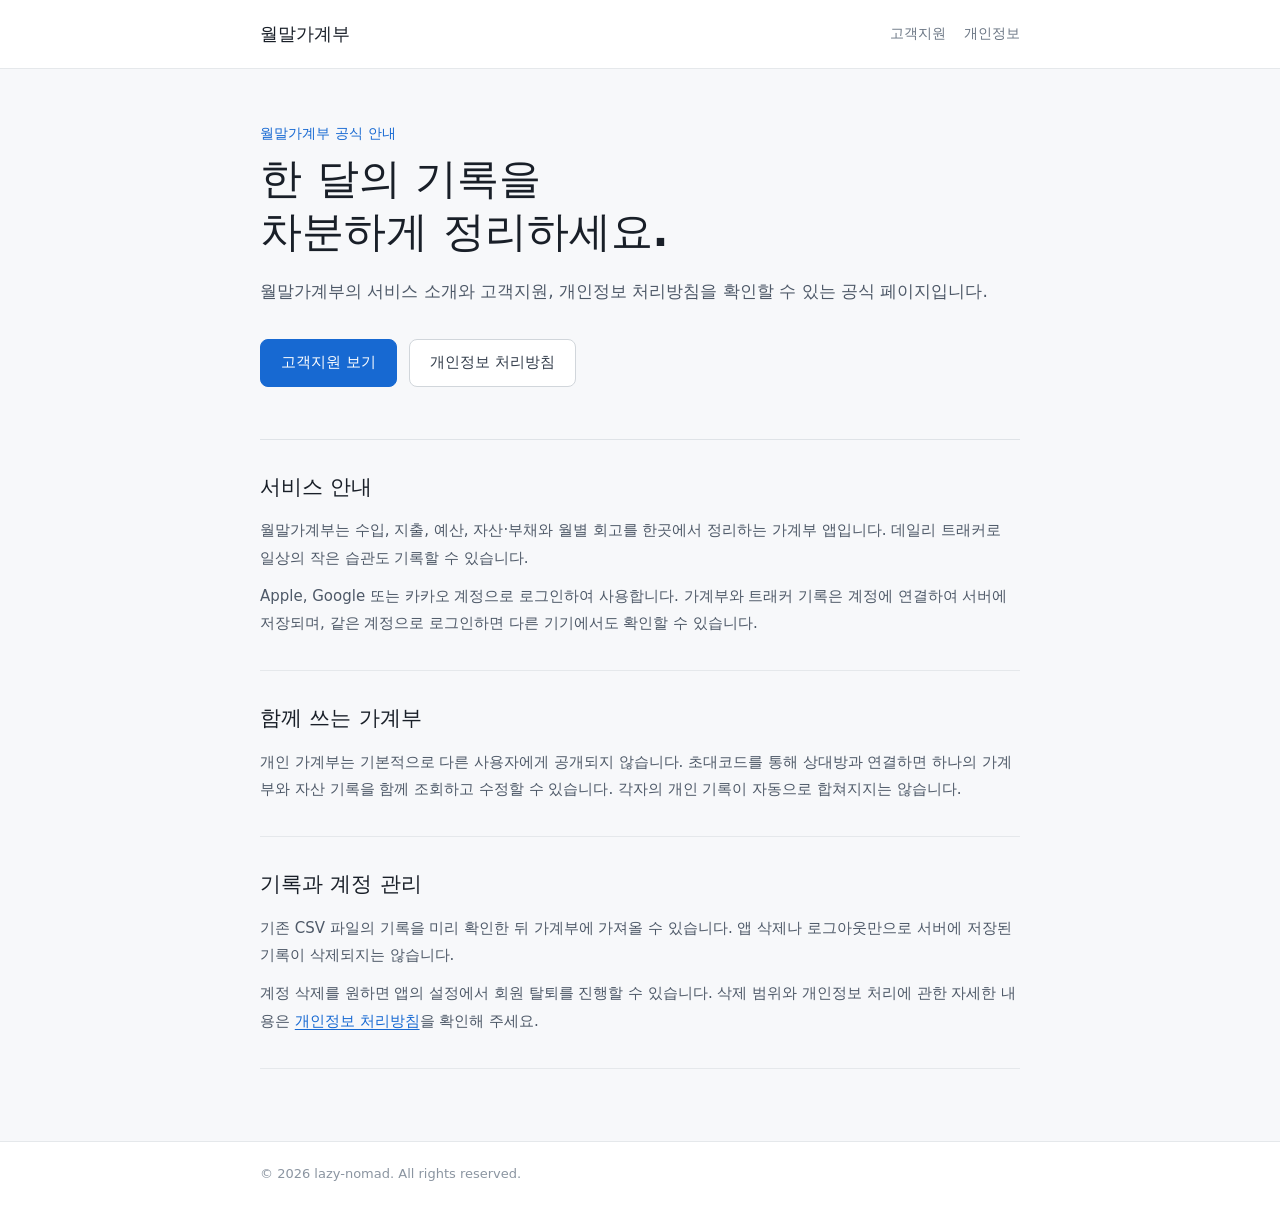
<file: index.html>
<!doctype html>
<html lang="ko">
  <head>
    <meta charset="UTF-8" />
    <meta name="viewport" content="width=device-width, initial-scale=1" />
    <meta
      name="description"
      content="월말가계부 서비스 소개, 고객지원 및 개인정보 처리방침 안내"
    />
    <title>월말가계부</title>
    <link rel="stylesheet" href="styles.css" />
  </head>
  <body>
    <header class="site-header">
      <div class="site-header__inner">
        <a class="brand" href="index.html">월말가계부</a>
        <nav class="nav" aria-label="주요 메뉴">
          <a href="support.html">고객지원</a>
          <a href="privacy.html">개인정보</a>
        </nav>
      </div>
    </header>

    <main class="page">
      <p class="eyebrow">월말가계부 공식 안내</p>
      <h1>한 달의 기록을<br />차분하게 정리하세요.</h1>
      <p class="lead">
        월말가계부의 서비스 소개와 고객지원,
        개인정보 처리방침을 확인할 수 있는 공식 페이지입니다.
      </p>

      <div class="actions">
        <a class="button" href="support.html">고객지원 보기</a>
        <a class="button button--secondary" href="privacy.html">
          개인정보 처리방침
        </a>
      </div>

      <div class="content">
        <section>
          <h2>서비스 안내</h2>
          <p>
            월말가계부는 수입, 지출, 예산, 자산·부채와 월별 회고를
            한곳에서 정리하는 가계부 앱입니다.
            데일리 트래커로 일상의 작은 습관도 기록할 수 있습니다.
          </p>
          <p>
            Apple, Google 또는 카카오 계정으로 로그인하여 사용합니다.
            가계부와 트래커 기록은 계정에 연결하여 서버에 저장되며,
            같은 계정으로 로그인하면 다른 기기에서도 확인할 수 있습니다.
          </p>
        </section>

        <section>
          <h2>함께 쓰는 가계부</h2>
          <p>
            개인 가계부는 기본적으로 다른 사용자에게 공개되지 않습니다.
            초대코드를 통해 상대방과 연결하면 하나의 가계부와 자산 기록을
            함께 조회하고 수정할 수 있습니다.
            각자의 개인 기록이 자동으로 합쳐지지는 않습니다.
          </p>
        </section>

        <section>
          <h2>기록과 계정 관리</h2>
          <p>
            기존 CSV 파일의 기록을 미리 확인한 뒤 가계부에 가져올 수 있습니다.
            앱 삭제나 로그아웃만으로 서버에 저장된 기록이 삭제되지는 않습니다.
          </p>
          <p>
            계정 삭제를 원하면 앱의 설정에서 회원 탈퇴를 진행할 수 있습니다.
            삭제 범위와 개인정보 처리에 관한 자세한 내용은
            <a href="privacy.html">개인정보 처리방침</a>을 확인해 주세요.
          </p>
        </section>
      </div>
    </main>

    <footer class="site-footer">
      <div class="site-footer__inner">
        © 2026 lazy-nomad. All rights reserved.
      </div>
    </footer>
  </body>
</html>
</file>
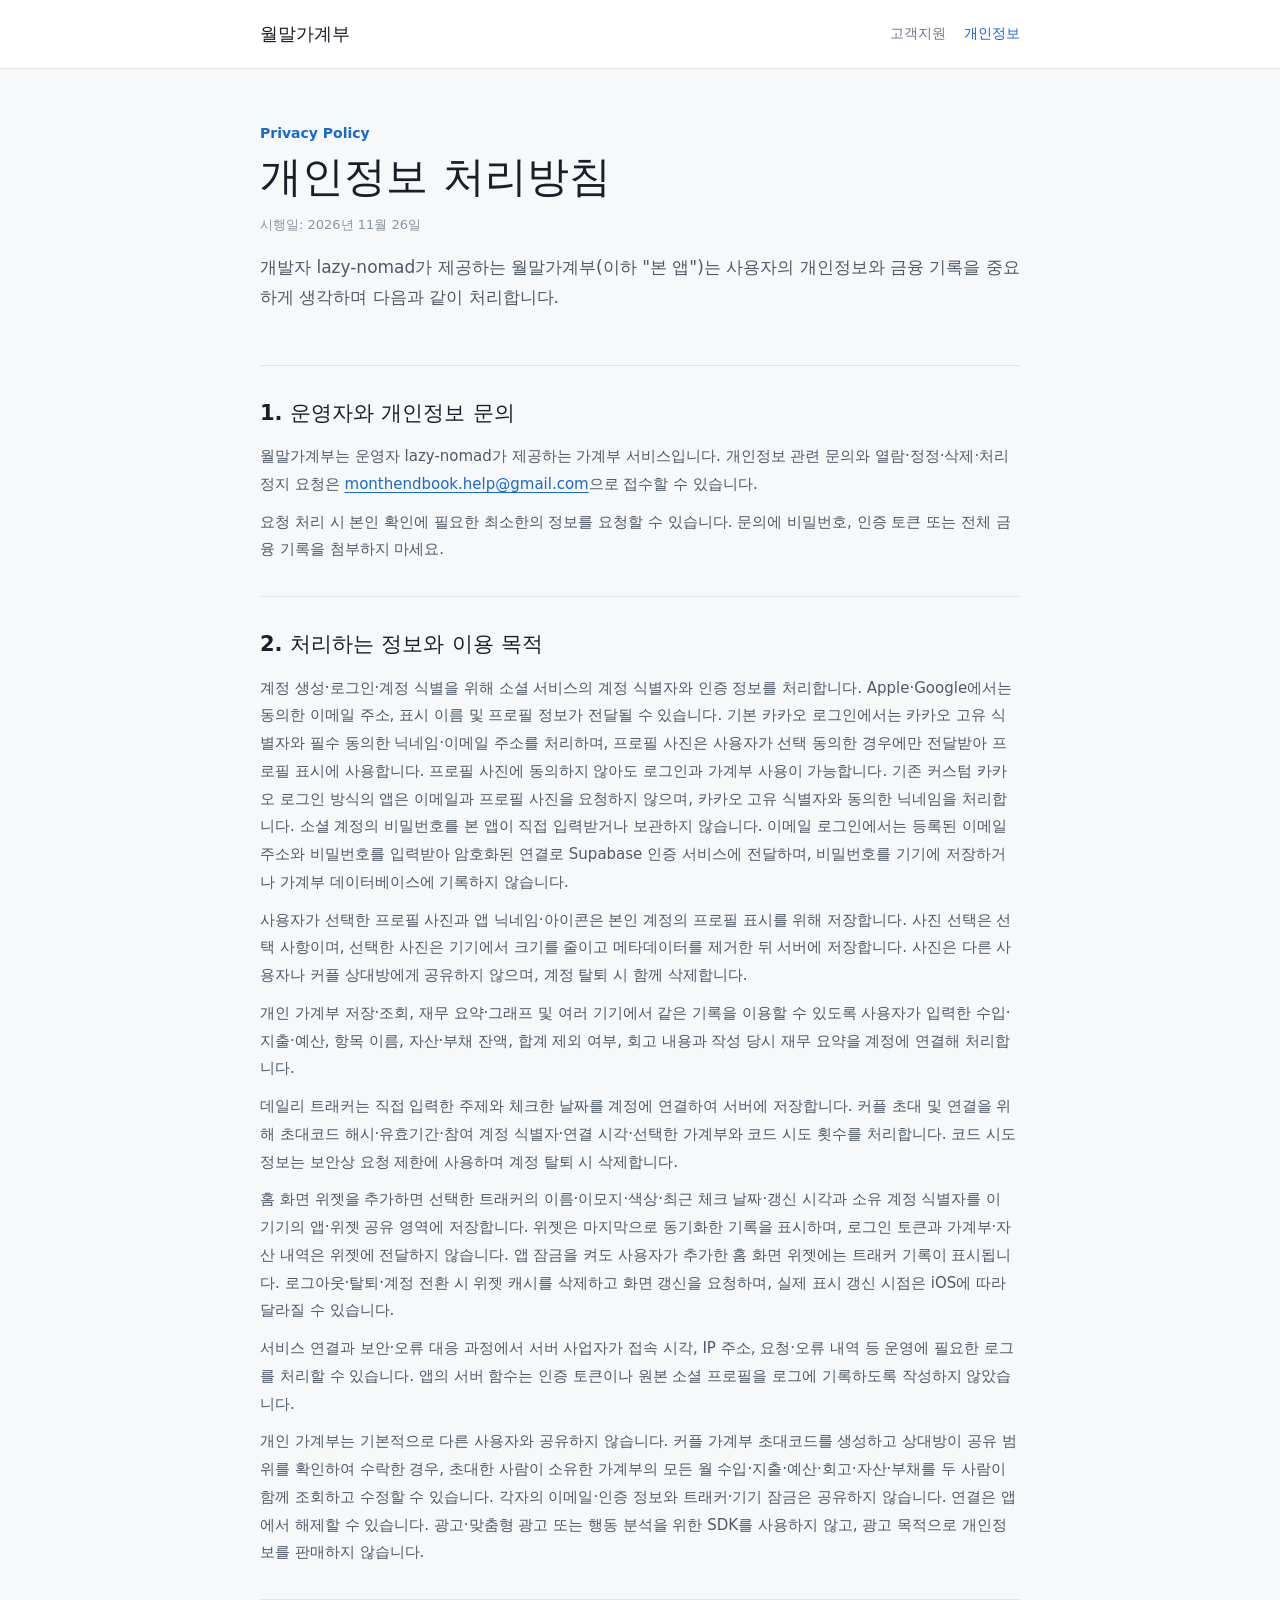
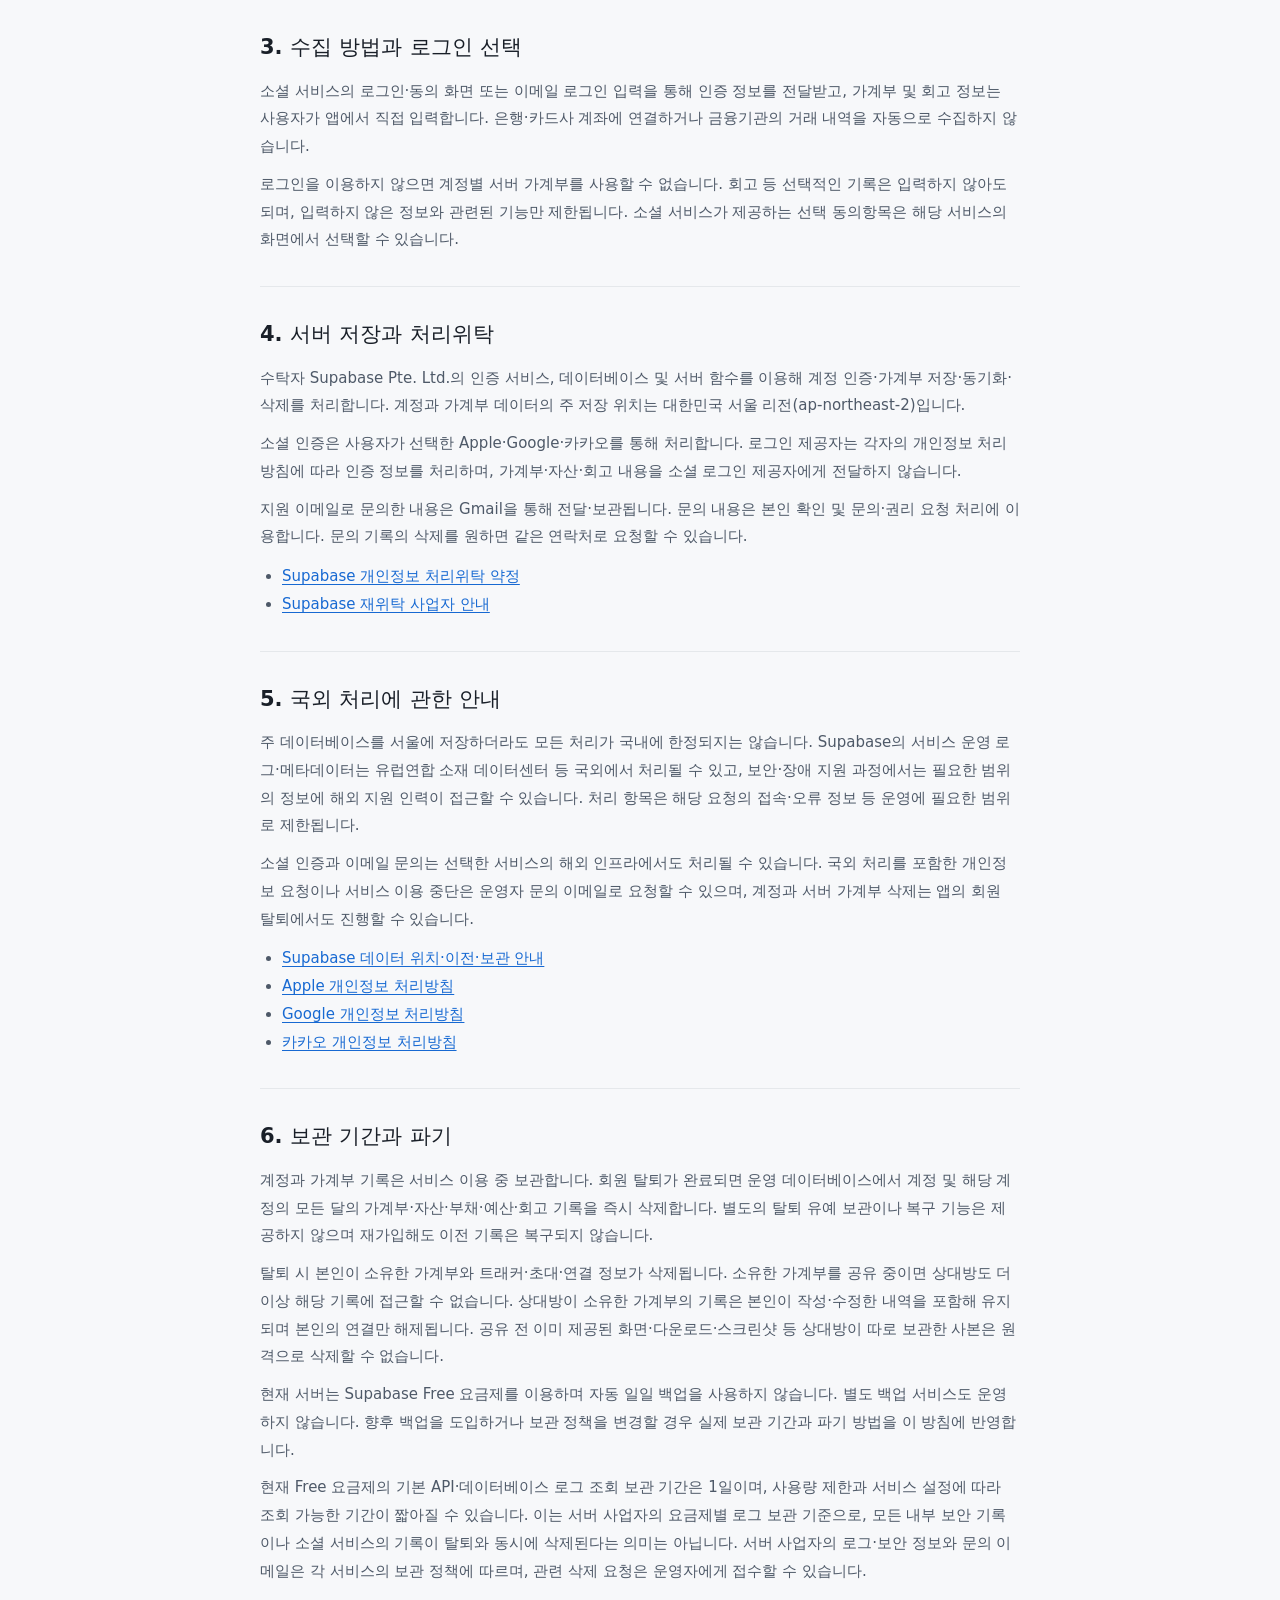
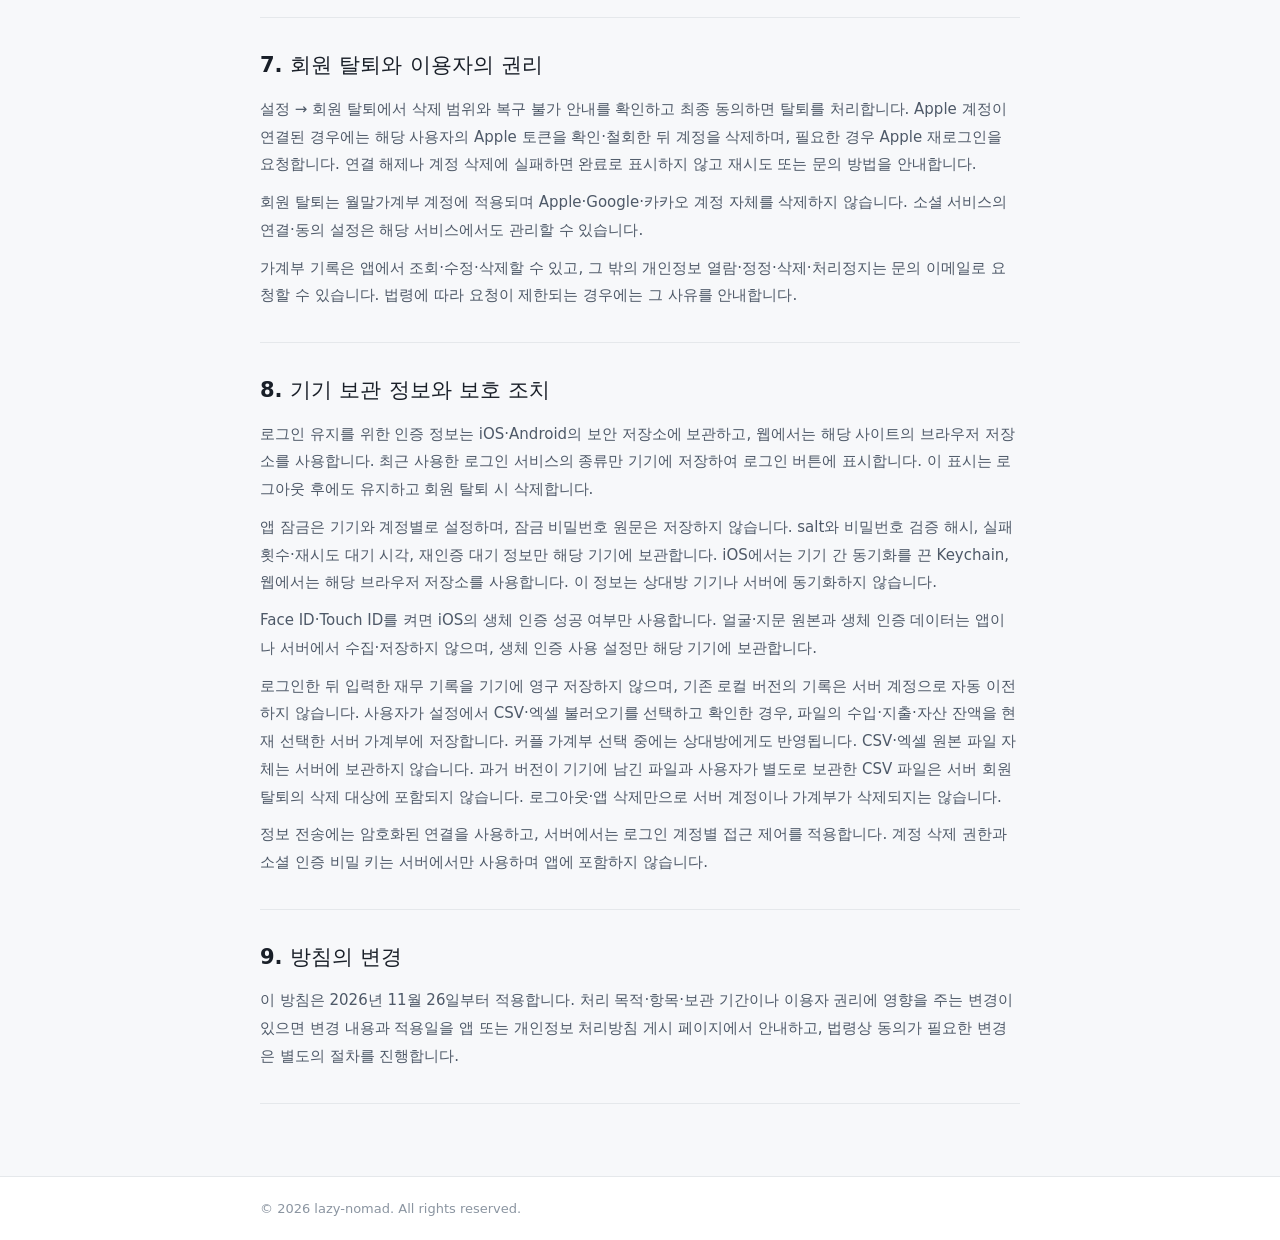
<file: privacy.html>
<!doctype html>
<html lang="ko">
  <head>
    <meta charset="UTF-8" />
    <meta name="viewport" content="width=device-width, initial-scale=1" />
    <meta name="description" content="월말가계부 개인정보 처리방침 — 계정, 가계부, 프로필 사진, 공유 및 위젯 정보 안내" />
    <title>개인정보 처리방침 | 월말가계부</title>
    <link rel="stylesheet" href="styles.css" />
  </head>
  <body>
    <header class="site-header">
      <div class="site-header__inner">
        <a class="brand" href="index.html">월말가계부</a>
        <nav class="nav" aria-label="주요 메뉴">
          <a href="support.html">고객지원</a>
          <a href="privacy.html" aria-current="page">개인정보</a>
        </nav>
      </div>
    </header>

    <main class="page">
      <p class="eyebrow">Privacy Policy</p>
      <h1>개인정보 처리방침</h1>
      <p class="meta">시행일: 2026년 11월 26일</p>
      <p class="lead">
        개발자 lazy-nomad가 제공하는 월말가계부(이하 &quot;본 앱&quot;)는 사용자의 개인정보와 금융 기록을 중요하게 생각하며 다음과 같이 처리합니다.
      </p>
      <div class="content">
        <section>
          <h2>1. 운영자와 개인정보 문의</h2>
          <p>월말가계부는 운영자 lazy-nomad가 제공하는 가계부 서비스입니다. 개인정보 관련 문의와 열람·정정·삭제·처리정지 요청은 <a href="mailto:monthendbook.help@gmail.com">monthendbook.help@gmail.com</a>으로 접수할 수 있습니다.</p>
          <p>요청 처리 시 본인 확인에 필요한 최소한의 정보를 요청할 수 있습니다. 문의에 비밀번호, 인증 토큰 또는 전체 금융 기록을 첨부하지 마세요.</p>
        </section>

        <section>
          <h2>2. 처리하는 정보와 이용 목적</h2>
          <p>계정 생성·로그인·계정 식별을 위해 소셜 서비스의 계정 식별자와 인증 정보를 처리합니다. Apple·Google에서는 동의한 이메일 주소, 표시 이름 및 프로필 정보가 전달될 수 있습니다. 기본 카카오 로그인에서는 카카오 고유 식별자와 필수 동의한 닉네임·이메일 주소를 처리하며, 프로필 사진은 사용자가 선택 동의한 경우에만 전달받아 프로필 표시에 사용합니다. 프로필 사진에 동의하지 않아도 로그인과 가계부 사용이 가능합니다. 기존 커스텀 카카오 로그인 방식의 앱은 이메일과 프로필 사진을 요청하지 않으며, 카카오 고유 식별자와 동의한 닉네임을 처리합니다. 소셜 계정의 비밀번호를 본 앱이 직접 입력받거나 보관하지 않습니다. 이메일 로그인에서는 등록된 이메일 주소와 비밀번호를 입력받아 암호화된 연결로 Supabase 인증 서비스에 전달하며, 비밀번호를 기기에 저장하거나 가계부 데이터베이스에 기록하지 않습니다.</p>
          <p>사용자가 선택한 프로필 사진과 앱 닉네임·아이콘은 본인 계정의 프로필 표시를 위해 저장합니다. 사진 선택은 선택 사항이며, 선택한 사진은 기기에서 크기를 줄이고 메타데이터를 제거한 뒤 서버에 저장합니다. 사진은 다른 사용자나 커플 상대방에게 공유하지 않으며, 계정 탈퇴 시 함께 삭제합니다.</p>
          <p>개인 가계부 저장·조회, 재무 요약·그래프 및 여러 기기에서 같은 기록을 이용할 수 있도록 사용자가 입력한 수입·지출·예산, 항목 이름, 자산·부채 잔액, 합계 제외 여부, 회고 내용과 작성 당시 재무 요약을 계정에 연결해 처리합니다.</p>
          <p>데일리 트래커는 직접 입력한 주제와 체크한 날짜를 계정에 연결하여 서버에 저장합니다. 커플 초대 및 연결을 위해 초대코드 해시·유효기간·참여 계정 식별자·연결 시각·선택한 가계부와 코드 시도 횟수를 처리합니다. 코드 시도 정보는 보안상 요청 제한에 사용하며 계정 탈퇴 시 삭제합니다.</p>
          <p>홈 화면 위젯을 추가하면 선택한 트래커의 이름·이모지·색상·최근 체크 날짜·갱신 시각과 소유 계정 식별자를 이 기기의 앱·위젯 공유 영역에 저장합니다. 위젯은 마지막으로 동기화한 기록을 표시하며, 로그인 토큰과 가계부·자산 내역은 위젯에 전달하지 않습니다. 앱 잠금을 켜도 사용자가 추가한 홈 화면 위젯에는 트래커 기록이 표시됩니다. 로그아웃·탈퇴·계정 전환 시 위젯 캐시를 삭제하고 화면 갱신을 요청하며, 실제 표시 갱신 시점은 iOS에 따라 달라질 수 있습니다.</p>
          <p>서비스 연결과 보안·오류 대응 과정에서 서버 사업자가 접속 시각, IP 주소, 요청·오류 내역 등 운영에 필요한 로그를 처리할 수 있습니다. 앱의 서버 함수는 인증 토큰이나 원본 소셜 프로필을 로그에 기록하도록 작성하지 않았습니다.</p>
          <p>개인 가계부는 기본적으로 다른 사용자와 공유하지 않습니다. 커플 가계부 초대코드를 생성하고 상대방이 공유 범위를 확인하여 수락한 경우, 초대한 사람이 소유한 가계부의 모든 월 수입·지출·예산·회고·자산·부채를 두 사람이 함께 조회하고 수정할 수 있습니다. 각자의 이메일·인증 정보와 트래커·기기 잠금은 공유하지 않습니다. 연결은 앱에서 해제할 수 있습니다. 광고·맞춤형 광고 또는 행동 분석을 위한 SDK를 사용하지 않고, 광고 목적으로 개인정보를 판매하지 않습니다.</p>
        </section>

        <section>
          <h2>3. 수집 방법과 로그인 선택</h2>
          <p>소셜 서비스의 로그인·동의 화면 또는 이메일 로그인 입력을 통해 인증 정보를 전달받고, 가계부 및 회고 정보는 사용자가 앱에서 직접 입력합니다. 은행·카드사 계좌에 연결하거나 금융기관의 거래 내역을 자동으로 수집하지 않습니다.</p>
          <p>로그인을 이용하지 않으면 계정별 서버 가계부를 사용할 수 없습니다. 회고 등 선택적인 기록은 입력하지 않아도 되며, 입력하지 않은 정보와 관련된 기능만 제한됩니다. 소셜 서비스가 제공하는 선택 동의항목은 해당 서비스의 화면에서 선택할 수 있습니다.</p>
        </section>

        <section>
          <h2>4. 서버 저장과 처리위탁</h2>
          <p>수탁자 Supabase Pte. Ltd.의 인증 서비스, 데이터베이스 및 서버 함수를 이용해 계정 인증·가계부 저장·동기화·삭제를 처리합니다. 계정과 가계부 데이터의 주 저장 위치는 대한민국 서울 리전(ap-northeast-2)입니다.</p>
          <p>소셜 인증은 사용자가 선택한 Apple·Google·카카오를 통해 처리합니다. 로그인 제공자는 각자의 개인정보 처리방침에 따라 인증 정보를 처리하며, 가계부·자산·회고 내용을 소셜 로그인 제공자에게 전달하지 않습니다.</p>
          <p>지원 이메일로 문의한 내용은 Gmail을 통해 전달·보관됩니다. 문의 내용은 본인 확인 및 문의·권리 요청 처리에 이용합니다. 문의 기록의 삭제를 원하면 같은 연락처로 요청할 수 있습니다.</p>
          <ul>
            <li><a href="https://supabase.com/legal/customer-resources/data-processing-addendum">Supabase 개인정보 처리위탁 약정</a></li>
            <li><a href="https://supabase.com/legal/customer-resources/subprocessor-list">Supabase 재위탁 사업자 안내</a></li>
          </ul>
        </section>

        <section>
          <h2>5. 국외 처리에 관한 안내</h2>
          <p>주 데이터베이스를 서울에 저장하더라도 모든 처리가 국내에 한정되지는 않습니다. Supabase의 서비스 운영 로그·메타데이터는 유럽연합 소재 데이터센터 등 국외에서 처리될 수 있고, 보안·장애 지원 과정에서는 필요한 범위의 정보에 해외 지원 인력이 접근할 수 있습니다. 처리 항목은 해당 요청의 접속·오류 정보 등 운영에 필요한 범위로 제한됩니다.</p>
          <p>소셜 인증과 이메일 문의는 선택한 서비스의 해외 인프라에서도 처리될 수 있습니다. 국외 처리를 포함한 개인정보 요청이나 서비스 이용 중단은 운영자 문의 이메일로 요청할 수 있으며, 계정과 서버 가계부 삭제는 앱의 회원 탈퇴에서도 진행할 수 있습니다.</p>
          <ul>
            <li><a href="https://supabase.com/legal/privacy-resources/data-residency-and-transfers-faq">Supabase 데이터 위치·이전·보관 안내</a></li>
            <li><a href="https://www.apple.com/legal/privacy/">Apple 개인정보 처리방침</a></li>
            <li><a href="https://policies.google.com/privacy?hl=ko">Google 개인정보 처리방침</a></li>
            <li><a href="https://www.kakao.com/policy/privacy">카카오 개인정보 처리방침</a></li>
          </ul>
        </section>

        <section>
          <h2>6. 보관 기간과 파기</h2>
          <p>계정과 가계부 기록은 서비스 이용 중 보관합니다. 회원 탈퇴가 완료되면 운영 데이터베이스에서 계정 및 해당 계정의 모든 달의 가계부·자산·부채·예산·회고 기록을 즉시 삭제합니다. 별도의 탈퇴 유예 보관이나 복구 기능은 제공하지 않으며 재가입해도 이전 기록은 복구되지 않습니다.</p>
          <p>탈퇴 시 본인이 소유한 가계부와 트래커·초대·연결 정보가 삭제됩니다. 소유한 가계부를 공유 중이면 상대방도 더 이상 해당 기록에 접근할 수 없습니다. 상대방이 소유한 가계부의 기록은 본인이 작성·수정한 내역을 포함해 유지되며 본인의 연결만 해제됩니다. 공유 전 이미 제공된 화면·다운로드·스크린샷 등 상대방이 따로 보관한 사본은 원격으로 삭제할 수 없습니다.</p>
          <p>현재 서버는 Supabase Free 요금제를 이용하며 자동 일일 백업을 사용하지 않습니다. 별도 백업 서비스도 운영하지 않습니다. 향후 백업을 도입하거나 보관 정책을 변경할 경우 실제 보관 기간과 파기 방법을 이 방침에 반영합니다.</p>
          <p>현재 Free 요금제의 기본 API·데이터베이스 로그 조회 보관 기간은 1일이며, 사용량 제한과 서비스 설정에 따라 조회 가능한 기간이 짧아질 수 있습니다. 이는 서버 사업자의 요금제별 로그 보관 기준으로, 모든 내부 보안 기록이나 소셜 서비스의 기록이 탈퇴와 동시에 삭제된다는 의미는 아닙니다. 서버 사업자의 로그·보안 정보와 문의 이메일은 각 서비스의 보관 정책에 따르며, 관련 삭제 요청은 운영자에게 접수할 수 있습니다.</p>
        </section>

        <section>
          <h2>7. 회원 탈퇴와 이용자의 권리</h2>
          <p>설정 → 회원 탈퇴에서 삭제 범위와 복구 불가 안내를 확인하고 최종 동의하면 탈퇴를 처리합니다. Apple 계정이 연결된 경우에는 해당 사용자의 Apple 토큰을 확인·철회한 뒤 계정을 삭제하며, 필요한 경우 Apple 재로그인을 요청합니다. 연결 해제나 계정 삭제에 실패하면 완료로 표시하지 않고 재시도 또는 문의 방법을 안내합니다.</p>
          <p>회원 탈퇴는 월말가계부 계정에 적용되며 Apple·Google·카카오 계정 자체를 삭제하지 않습니다. 소셜 서비스의 연결·동의 설정은 해당 서비스에서도 관리할 수 있습니다.</p>
          <p>가계부 기록은 앱에서 조회·수정·삭제할 수 있고, 그 밖의 개인정보 열람·정정·삭제·처리정지는 문의 이메일로 요청할 수 있습니다. 법령에 따라 요청이 제한되는 경우에는 그 사유를 안내합니다.</p>
        </section>

        <section>
          <h2>8. 기기 보관 정보와 보호 조치</h2>
          <p>로그인 유지를 위한 인증 정보는 iOS·Android의 보안 저장소에 보관하고, 웹에서는 해당 사이트의 브라우저 저장소를 사용합니다. 최근 사용한 로그인 서비스의 종류만 기기에 저장하여 로그인 버튼에 표시합니다. 이 표시는 로그아웃 후에도 유지하고 회원 탈퇴 시 삭제합니다.</p>
          <p>앱 잠금은 기기와 계정별로 설정하며, 잠금 비밀번호 원문은 저장하지 않습니다. salt와 비밀번호 검증 해시, 실패 횟수·재시도 대기 시각, 재인증 대기 정보만 해당 기기에 보관합니다. iOS에서는 기기 간 동기화를 끈 Keychain, 웹에서는 해당 브라우저 저장소를 사용합니다. 이 정보는 상대방 기기나 서버에 동기화하지 않습니다.</p>
          <p>Face ID·Touch ID를 켜면 iOS의 생체 인증 성공 여부만 사용합니다. 얼굴·지문 원본과 생체 인증 데이터는 앱이나 서버에서 수집·저장하지 않으며, 생체 인증 사용 설정만 해당 기기에 보관합니다.</p>
          <p>로그인한 뒤 입력한 재무 기록을 기기에 영구 저장하지 않으며, 기존 로컬 버전의 기록은 서버 계정으로 자동 이전하지 않습니다. 사용자가 설정에서 CSV·엑셀 불러오기를 선택하고 확인한 경우, 파일의 수입·지출·자산 잔액을 현재 선택한 서버 가계부에 저장합니다. 커플 가계부 선택 중에는 상대방에게도 반영됩니다. CSV·엑셀 원본 파일 자체는 서버에 보관하지 않습니다. 과거 버전이 기기에 남긴 파일과 사용자가 별도로 보관한 CSV 파일은 서버 회원 탈퇴의 삭제 대상에 포함되지 않습니다. 로그아웃·앱 삭제만으로 서버 계정이나 가계부가 삭제되지는 않습니다.</p>
          <p>정보 전송에는 암호화된 연결을 사용하고, 서버에서는 로그인 계정별 접근 제어를 적용합니다. 계정 삭제 권한과 소셜 인증 비밀 키는 서버에서만 사용하며 앱에 포함하지 않습니다.</p>
        </section>

        <section>
          <h2>9. 방침의 변경</h2>
          <p>이 방침은 2026년 11월 26일부터 적용합니다. 처리 목적·항목·보관 기간이나 이용자 권리에 영향을 주는 변경이 있으면 변경 내용과 적용일을 앱 또는 개인정보 처리방침 게시 페이지에서 안내하고, 법령상 동의가 필요한 변경은 별도의 절차를 진행합니다.</p>
        </section>
      </div>
    </main>

    <footer class="site-footer">
      <div class="site-footer__inner">© 2026 lazy-nomad. All rights reserved.</div>
    </footer>
  </body>
</html>
</file>
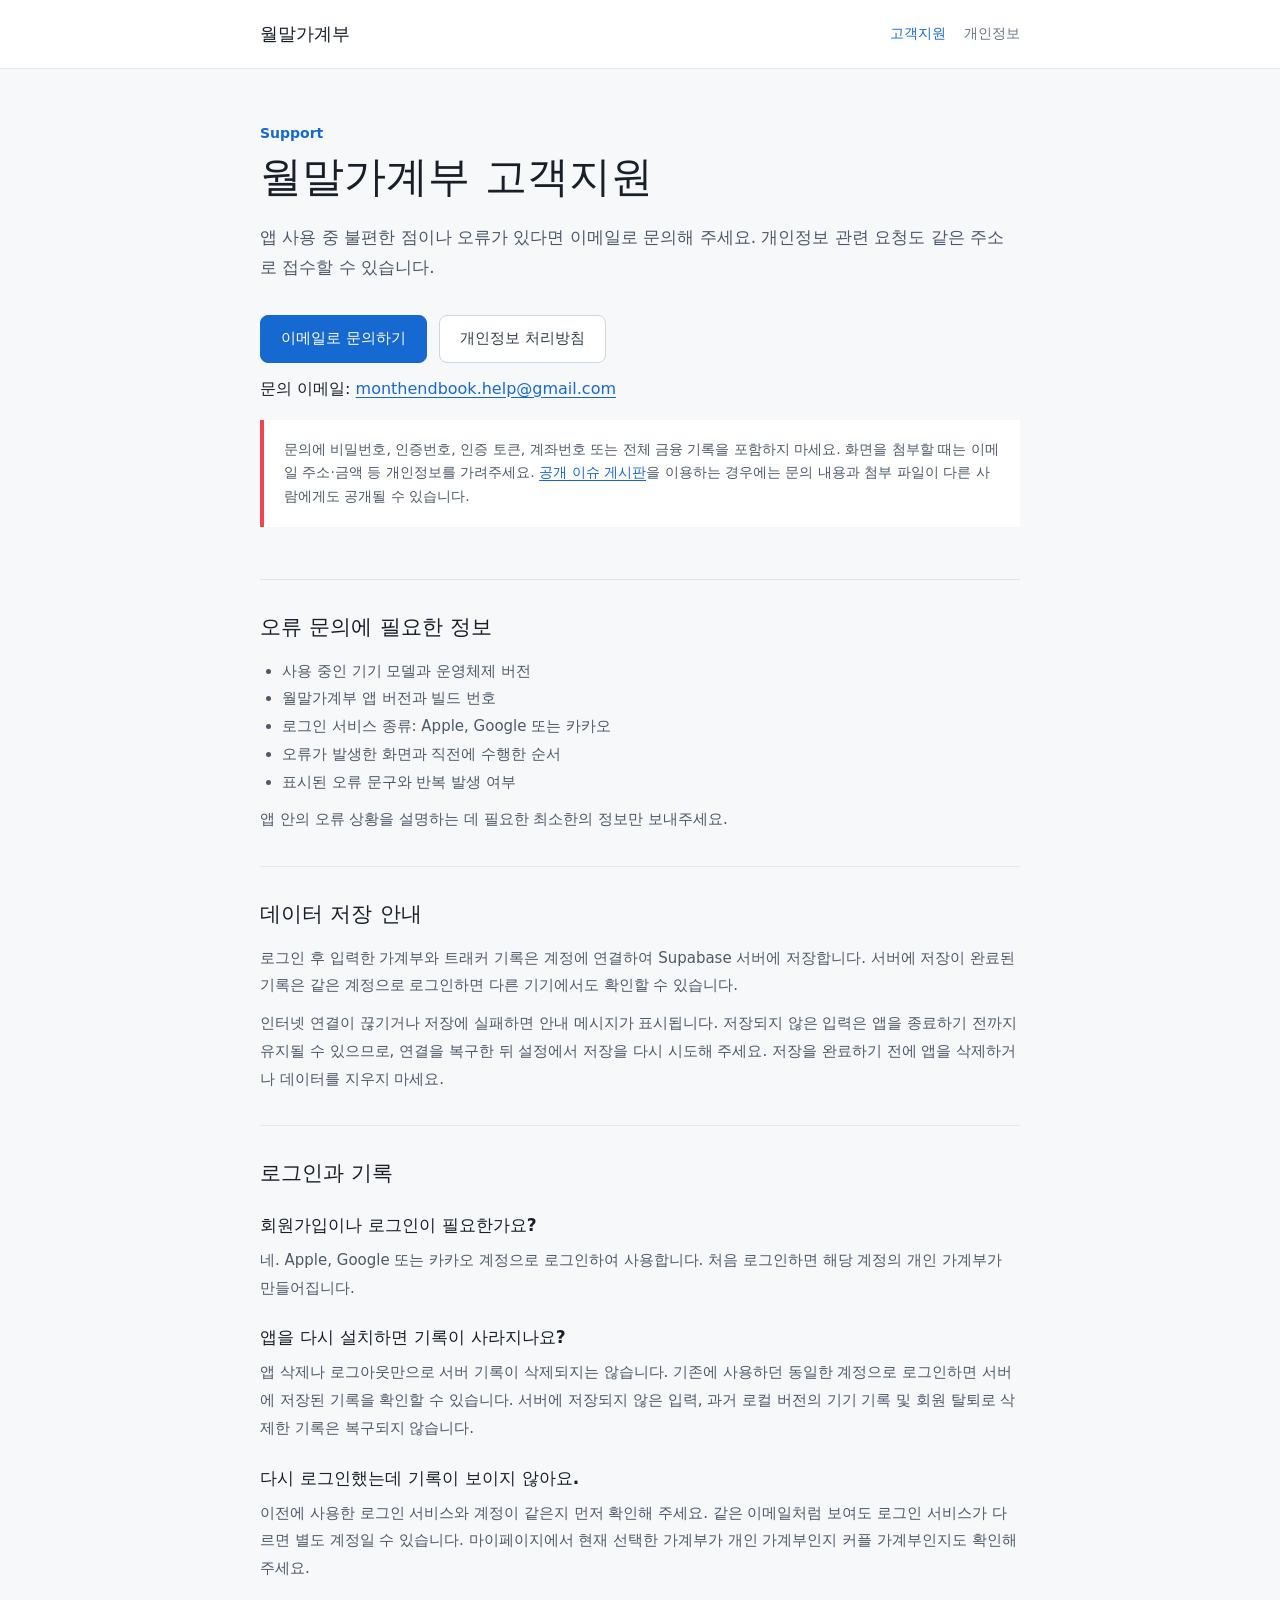
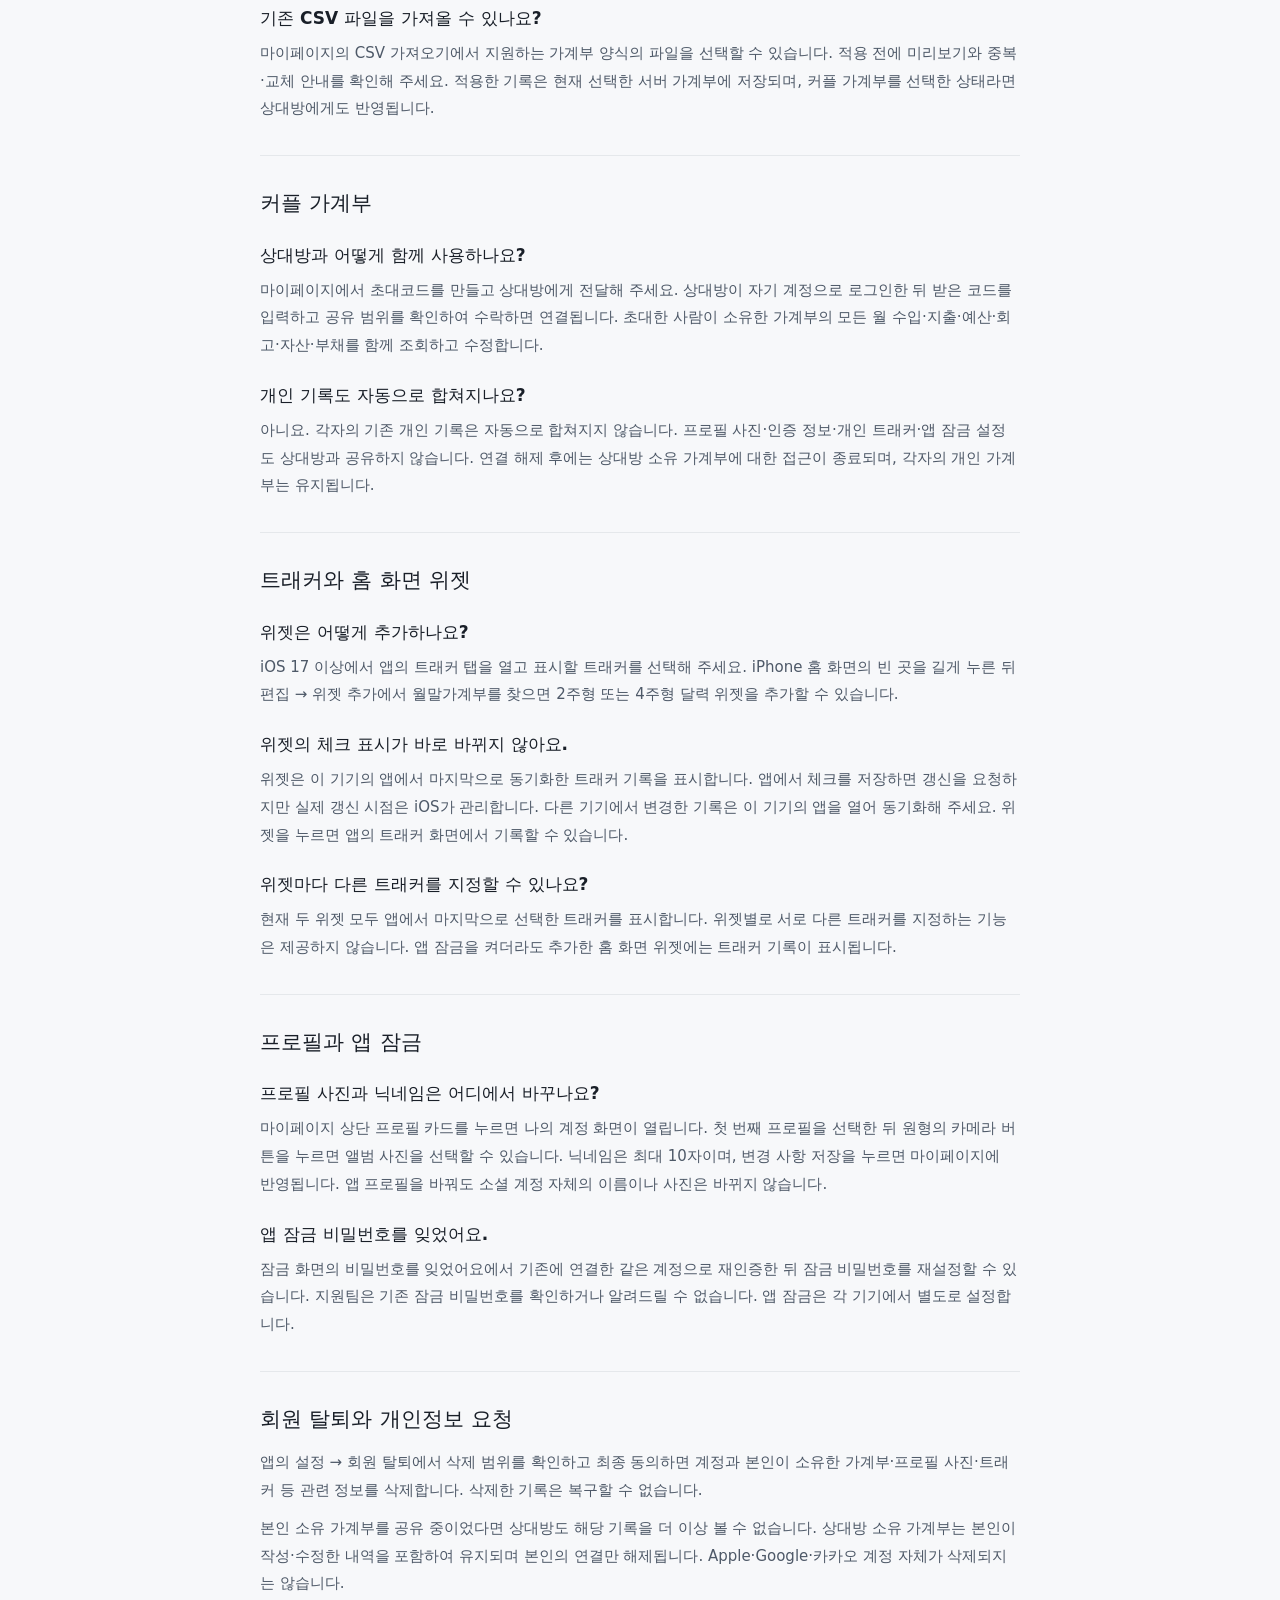
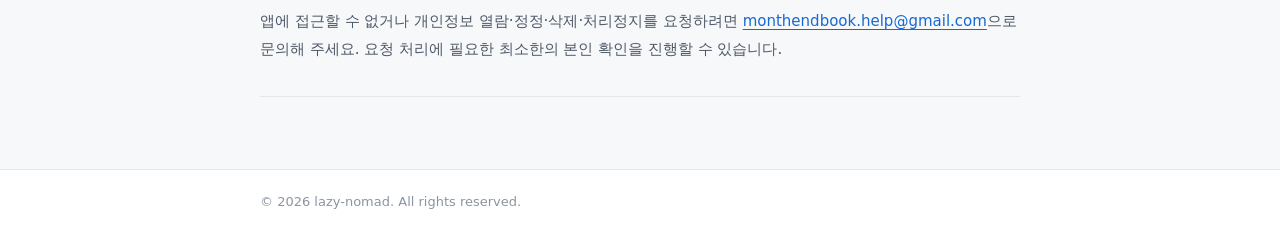
<file: support.html>
<!doctype html>
<html lang="ko">
  <head>
    <meta charset="UTF-8" />
    <meta name="viewport" content="width=device-width, initial-scale=1" />
    <meta name="description" content="월말가계부 고객지원 — 로그인, 기록 저장, 커플 가계부, 트래커 및 위젯 도움말" />
    <title>고객지원 | 월말가계부</title>
    <link rel="stylesheet" href="styles.css" />
  </head>
  <body>
    <header class="site-header">
      <div class="site-header__inner">
        <a class="brand" href="index.html">월말가계부</a>
        <nav class="nav" aria-label="주요 메뉴">
          <a href="support.html" aria-current="page">고객지원</a>
          <a href="privacy.html">개인정보</a>
        </nav>
      </div>
    </header>

    <main class="page">
      <p class="eyebrow">Support</p>
      <h1>월말가계부 고객지원</h1>
      <p class="lead">
        앱 사용 중 불편한 점이나 오류가 있다면 이메일로 문의해 주세요.
        개인정보 관련 요청도 같은 주소로 접수할 수 있습니다.
      </p>
      <div class="actions">
        <a class="button" href="mailto:monthendbook.help@gmail.com">이메일로 문의하기</a>
        <a class="button button--secondary" href="privacy.html">개인정보 처리방침</a>
      </div>
      <p>문의 이메일: <a href="mailto:monthendbook.help@gmail.com">monthendbook.help@gmail.com</a></p>

      <div class="notice">
        문의에 비밀번호, 인증번호, 인증 토큰, 계좌번호 또는 전체 금융 기록을 포함하지 마세요.
        화면을 첨부할 때는 이메일 주소·금액 등 개인정보를 가려주세요.
        <a href="https://github.com/lazy-nomad/month-end-book-pages/issues">공개 이슈 게시판</a>을 이용하는 경우에는
        문의 내용과 첨부 파일이 다른 사람에게도 공개될 수 있습니다.
      </div>

      <div class="content">
        <section>
          <h2>오류 문의에 필요한 정보</h2>
          <ul>
            <li>사용 중인 기기 모델과 운영체제 버전</li>
            <li>월말가계부 앱 버전과 빌드 번호</li>
            <li>로그인 서비스 종류: Apple, Google 또는 카카오</li>
            <li>오류가 발생한 화면과 직전에 수행한 순서</li>
            <li>표시된 오류 문구와 반복 발생 여부</li>
          </ul>
          <p>앱 안의 오류 상황을 설명하는 데 필요한 최소한의 정보만 보내주세요.</p>
        </section>

        <section>
          <h2>데이터 저장 안내</h2>
          <p>
            로그인 후 입력한 가계부와 트래커 기록은 계정에 연결하여 Supabase 서버에 저장합니다.
            서버에 저장이 완료된 기록은 같은 계정으로 로그인하면 다른 기기에서도 확인할 수 있습니다.
          </p>
          <p>
            인터넷 연결이 끊기거나 저장에 실패하면 안내 메시지가 표시됩니다.
            저장되지 않은 입력은 앱을 종료하기 전까지 유지될 수 있으므로,
            연결을 복구한 뒤 설정에서 저장을 다시 시도해 주세요.
            저장을 완료하기 전에 앱을 삭제하거나 데이터를 지우지 마세요.
          </p>
        </section>

        <section>
          <h2>로그인과 기록</h2>
          <h3>회원가입이나 로그인이 필요한가요?</h3>
          <p>
            네. Apple, Google 또는 카카오 계정으로 로그인하여 사용합니다.
            처음 로그인하면 해당 계정의 개인 가계부가 만들어집니다.
          </p>

          <h3>앱을 다시 설치하면 기록이 사라지나요?</h3>
          <p>
            앱 삭제나 로그아웃만으로 서버 기록이 삭제되지는 않습니다.
            기존에 사용하던 동일한 계정으로 로그인하면 서버에 저장된 기록을 확인할 수 있습니다.
            서버에 저장되지 않은 입력, 과거 로컬 버전의 기기 기록 및 회원 탈퇴로 삭제한 기록은 복구되지 않습니다.
          </p>

          <h3>다시 로그인했는데 기록이 보이지 않아요.</h3>
          <p>
            이전에 사용한 로그인 서비스와 계정이 같은지 먼저 확인해 주세요.
            같은 이메일처럼 보여도 로그인 서비스가 다르면 별도 계정일 수 있습니다.
            마이페이지에서 현재 선택한 가계부가 개인 가계부인지 커플 가계부인지도 확인해 주세요.
          </p>

          <h3>기존 CSV 파일을 가져올 수 있나요?</h3>
          <p>
            마이페이지의 CSV 가져오기에서 지원하는 가계부 양식의 파일을 선택할 수 있습니다.
            적용 전에 미리보기와 중복·교체 안내를 확인해 주세요.
            적용한 기록은 현재 선택한 서버 가계부에 저장되며,
            커플 가계부를 선택한 상태라면 상대방에게도 반영됩니다.
          </p>
        </section>

        <section>
          <h2>커플 가계부</h2>
          <h3>상대방과 어떻게 함께 사용하나요?</h3>
          <p>
            마이페이지에서 초대코드를 만들고 상대방에게 전달해 주세요.
            상대방이 자기 계정으로 로그인한 뒤 받은 코드를 입력하고 공유 범위를 확인하여 수락하면 연결됩니다.
            초대한 사람이 소유한 가계부의 모든 월 수입·지출·예산·회고·자산·부채를 함께 조회하고 수정합니다.
          </p>

          <h3>개인 기록도 자동으로 합쳐지나요?</h3>
          <p>
            아니요. 각자의 기존 개인 기록은 자동으로 합쳐지지 않습니다.
            프로필 사진·인증 정보·개인 트래커·앱 잠금 설정도 상대방과 공유하지 않습니다.
            연결 해제 후에는 상대방 소유 가계부에 대한 접근이 종료되며, 각자의 개인 가계부는 유지됩니다.
          </p>
        </section>

        <section>
          <h2>트래커와 홈 화면 위젯</h2>
          <h3>위젯은 어떻게 추가하나요?</h3>
          <p>
            iOS 17 이상에서 앱의 트래커 탭을 열고 표시할 트래커를 선택해 주세요.
            iPhone 홈 화면의 빈 곳을 길게 누른 뒤 편집 → 위젯 추가에서 월말가계부를 찾으면
            2주형 또는 4주형 달력 위젯을 추가할 수 있습니다.
          </p>

          <h3>위젯의 체크 표시가 바로 바뀌지 않아요.</h3>
          <p>
            위젯은 이 기기의 앱에서 마지막으로 동기화한 트래커 기록을 표시합니다.
            앱에서 체크를 저장하면 갱신을 요청하지만 실제 갱신 시점은 iOS가 관리합니다.
            다른 기기에서 변경한 기록은 이 기기의 앱을 열어 동기화해 주세요.
            위젯을 누르면 앱의 트래커 화면에서 기록할 수 있습니다.
          </p>

          <h3>위젯마다 다른 트래커를 지정할 수 있나요?</h3>
          <p>
            현재 두 위젯 모두 앱에서 마지막으로 선택한 트래커를 표시합니다.
            위젯별로 서로 다른 트래커를 지정하는 기능은 제공하지 않습니다.
            앱 잠금을 켜더라도 추가한 홈 화면 위젯에는 트래커 기록이 표시됩니다.
          </p>
        </section>

        <section>
          <h2>프로필과 앱 잠금</h2>
          <h3>프로필 사진과 닉네임은 어디에서 바꾸나요?</h3>
          <p>
            마이페이지 상단 프로필 카드를 누르면 나의 계정 화면이 열립니다.
            첫 번째 프로필을 선택한 뒤 원형의 카메라 버튼을 누르면 앨범 사진을 선택할 수 있습니다.
            닉네임은 최대 10자이며, 변경 사항 저장을 누르면 마이페이지에 반영됩니다.
            앱 프로필을 바꿔도 소셜 계정 자체의 이름이나 사진은 바뀌지 않습니다.
          </p>

          <h3>앱 잠금 비밀번호를 잊었어요.</h3>
          <p>
            잠금 화면의 비밀번호를 잊었어요에서 기존에 연결한 같은 계정으로 재인증한 뒤
            잠금 비밀번호를 재설정할 수 있습니다.
            지원팀은 기존 잠금 비밀번호를 확인하거나 알려드릴 수 없습니다.
            앱 잠금은 각 기기에서 별도로 설정합니다.
          </p>
        </section>

        <section>
          <h2>회원 탈퇴와 개인정보 요청</h2>
          <p>
            앱의 설정 → 회원 탈퇴에서 삭제 범위를 확인하고 최종 동의하면
            계정과 본인이 소유한 가계부·프로필 사진·트래커 등 관련 정보를 삭제합니다.
            삭제한 기록은 복구할 수 없습니다.
          </p>
          <p>
            본인 소유 가계부를 공유 중이었다면 상대방도 해당 기록을 더 이상 볼 수 없습니다.
            상대방 소유 가계부는 본인이 작성·수정한 내역을 포함하여 유지되며 본인의 연결만 해제됩니다.
            Apple·Google·카카오 계정 자체가 삭제되지는 않습니다.
          </p>
          <p>
            앱에 접근할 수 없거나 개인정보 열람·정정·삭제·처리정지를 요청하려면
            <a href="mailto:monthendbook.help@gmail.com">monthendbook.help@gmail.com</a>으로 문의해 주세요.
            요청 처리에 필요한 최소한의 본인 확인을 진행할 수 있습니다.
          </p>
        </section>
      </div>
    </main>

    <footer class="site-footer">
      <div class="site-footer__inner">© 2026 lazy-nomad. All rights reserved.</div>
    </footer>
  </body>
</html>
</file>
<file: styles.css>
:root {
  color-scheme: light;
  font-family: Pretendard, "Noto Sans KR", "Apple SD Gothic Neo", system-ui, sans-serif;
  color: #191f28;
  background: #f7f8fa;
  font-synthesis: none;
}

* {
  box-sizing: border-box;
}

html {
  min-width: 320px;
  background: #f7f8fa;
}

body {
  margin: 0;
}

a {
  color: #1769d2;
  text-underline-offset: 3px;
}

.site-header {
  border-bottom: 1px solid #e5e8eb;
  background: #ffffff;
}

.site-header__inner,
.page {
  width: min(100% - 40px, 760px);
  margin: 0 auto;
}

.site-header__inner {
  display: flex;
  min-height: 68px;
  align-items: center;
  justify-content: space-between;
  gap: 24px;
}

.brand {
  color: #191f28;
  font-size: 18px;
  font-weight: 800;
  text-decoration: none;
}

.nav {
  display: flex;
  gap: 18px;
}

.nav a {
  color: #6b7684;
  font-size: 14px;
  font-weight: 600;
  text-decoration: none;
}

.nav a:hover,
.nav a[aria-current="page"] {
  color: #1769d2;
}

.page {
  padding: 56px 0 72px;
}

.eyebrow {
  margin: 0 0 10px;
  color: #1769d2;
  font-size: 14px;
  font-weight: 700;
}

h1 {
  margin: 0;
  font-size: clamp(30px, 7vw, 42px);
  line-height: 1.25;
}

.lead {
  margin: 18px 0 0;
  color: #4e5968;
  font-size: 17px;
  line-height: 1.8;
}

.meta {
  margin: 12px 0 0;
  color: #8b95a1;
  font-size: 13px;
}

.actions {
  display: flex;
  flex-wrap: wrap;
  gap: 12px;
  margin-top: 32px;
}

.button {
  display: inline-flex;
  min-height: 48px;
  align-items: center;
  justify-content: center;
  padding: 0 20px;
  border: 1px solid #1769d2;
  border-radius: 8px;
  background: #1769d2;
  color: #ffffff;
  font-size: 15px;
  font-weight: 700;
  text-decoration: none;
}

.button--secondary {
  border-color: #d1d6db;
  background: #ffffff;
  color: #333d4b;
}

.content {
  margin-top: 52px;
  border-top: 1px solid #dfe3e7;
}

.content section {
  padding: 32px 0;
  border-bottom: 1px solid #e5e8eb;
}

.content h2 {
  margin: 0 0 14px;
  font-size: 21px;
  line-height: 1.5;
}

.content h3 {
  margin: 24px 0 10px;
  font-size: 17px;
}

.content p,
.content li {
  color: #4e5968;
  font-size: 15px;
  line-height: 1.85;
}

.content p {
  margin: 10px 0 0;
}

.content ul,
.content ol {
  margin: 12px 0 0;
  padding-left: 22px;
}

.notice {
  margin-top: 20px;
  padding: 18px 20px;
  border-left: 4px solid #f04452;
  background: #ffffff;
  color: #4e5968;
  font-size: 14px;
  line-height: 1.7;
}

.site-footer {
  border-top: 1px solid #e5e8eb;
  background: #ffffff;
}

.site-footer__inner {
  width: min(100% - 40px, 760px);
  margin: 0 auto;
  padding: 24px 0;
  color: #8b95a1;
  font-size: 13px;
}

@media (max-width: 520px) {
  .site-header__inner {
    min-height: 62px;
  }

  .nav {
    gap: 12px;
  }

  .page {
    padding-top: 40px;
  }

  .actions {
    flex-direction: column;
  }

  .button {
    width: 100%;
  }
}
</file>
